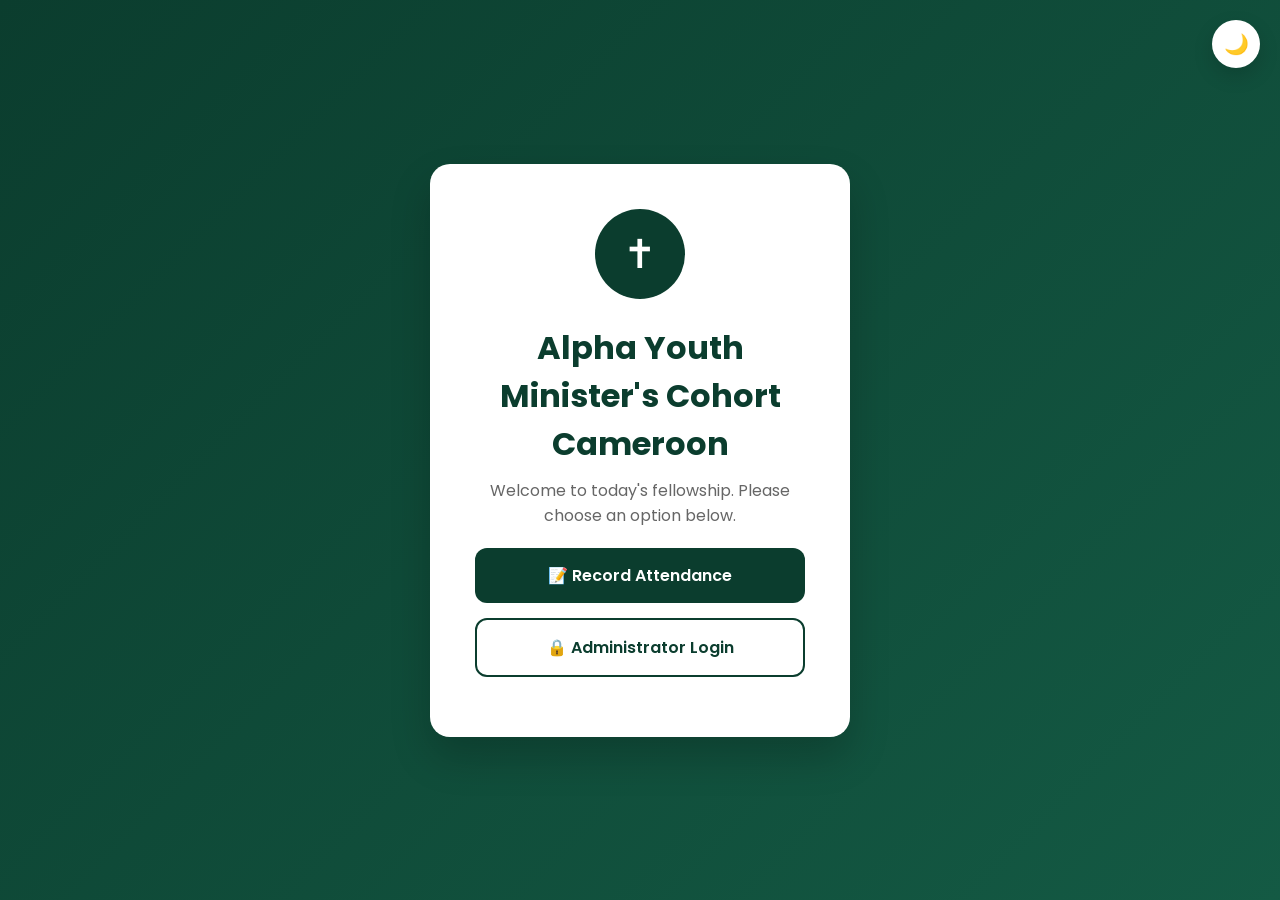
<file: index.html>
<!DOCTYPE html>
<html lang="en">

<head>

<meta charset="UTF-8">
<meta name="viewport" content="width=device-width, initial-scale=1.0">

<title>Alpha Youth Minister's Cohort Cameroon</title>

<link rel="stylesheet" href="css/login.css">


<link href="https://fonts.googleapis.com/css2?family=Poppins:wght@300;400;500;600;700&display=swap" rel="stylesheet">

    <link rel="manifest" href="manifest.json">
    <meta name="theme-color" content="#0B3D2E">
    <link rel="apple-touch-icon" href="icons/apple-touch-icon.png">
    <meta name="apple-mobile-web-app-capable" content="yes">
    <meta name="apple-mobile-web-app-title" content="Alpha Cohort">
</head>

<body>

<button id="themeToggle" class="theme-toggle" title="Toggle dark mode">🌙</button>

<div class="container">

<div class="card">

<div class="logo">

✝

</div>

<h1>Alpha Youth Minister's Cohort Cameroon</h1>

<p>

Welcome to today's fellowship.

Please choose an option below.

</p>

<a href="login.html" class="btn primary-btn">
    📝 Record Attendance
</a>

<a href="adlog.html" class="btn secondary-btn">
    🔒 Administrator Login
</a>

</div>

</div>

<script src="js/theme.js"></script>

<script>
  if ("serviceWorker" in navigator) {
    window.addEventListener("load", () => navigator.serviceWorker.register("sw.js"));
  }
</script>
</body>

</html>
</file>
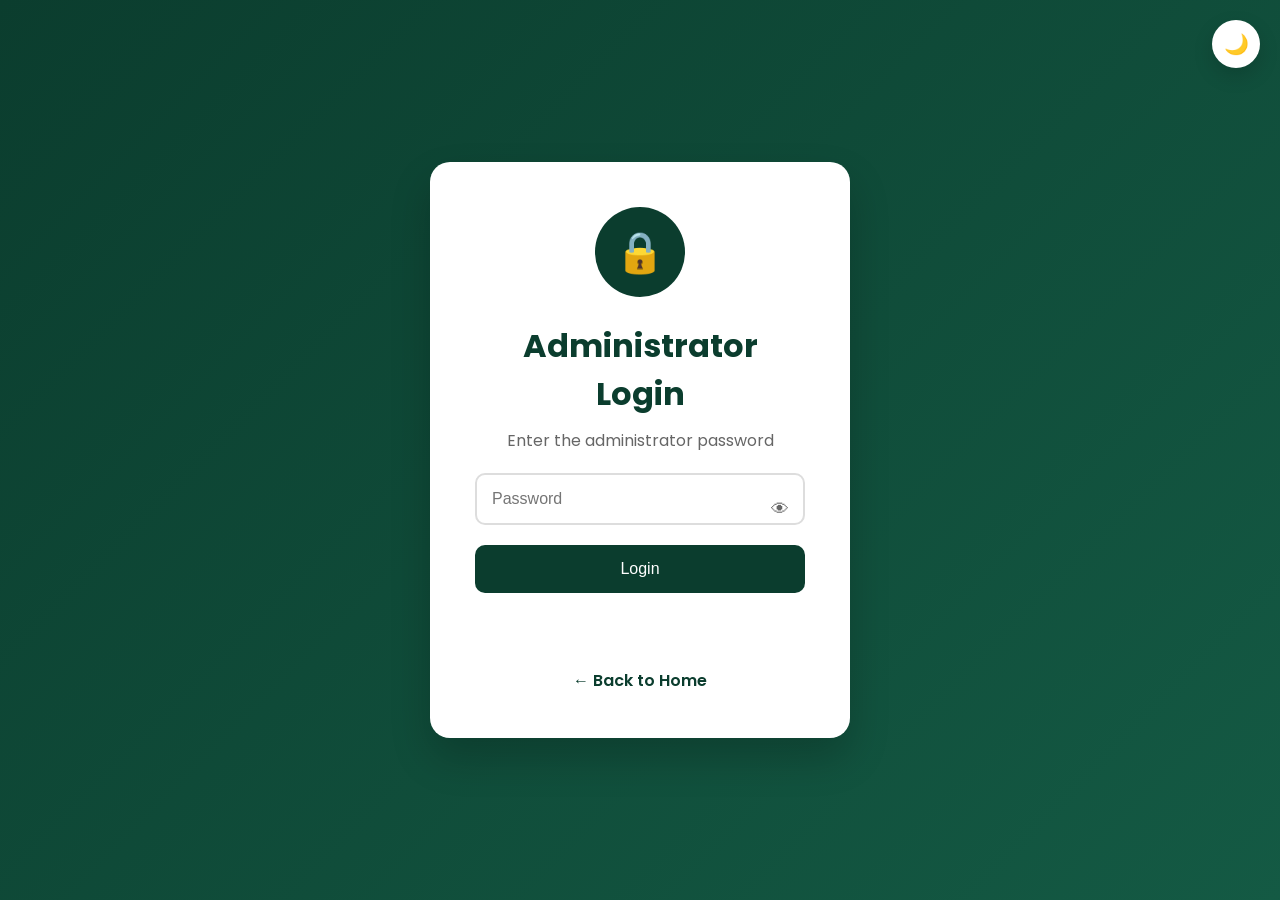
<file: adlog.html>
<!DOCTYPE html>
<html lang="en">

<head>

    <meta charset="UTF-8">
    <meta name="viewport" content="width=device-width, initial-scale=1.0">

    <title>Administrator Login</title>

    <link rel="icon" href="data:image/svg+xml,%3Csvg xmlns='http://www.w3.org/2000/svg' viewBox='0 0 100 100'%3E%3Ctext y='.9em' font-size='90'%3E%F0%9F%94%92%3C/text%3E%3C/svg%3E">

    <link rel="stylesheet" href="css/login.css">

    <link href="https://fonts.googleapis.com/css2?family=Poppins:wght@300;400;500;600;700&display=swap" rel="stylesheet">

    <link rel="manifest" href="manifest.json">
    <meta name="theme-color" content="#0B3D2E">
    <link rel="apple-touch-icon" href="icons/apple-touch-icon.png">
    <meta name="apple-mobile-web-app-capable" content="yes">
    <meta name="apple-mobile-web-app-title" content="Alpha Cohort">
</head>

<body>

<button id="themeToggle" class="theme-toggle" title="Toggle dark mode">🌙</button>

<div class="container">

    <div class="card">

        <div class="logo">
            🔒
        </div>

        <h1>Administrator Login</h1>

        <p>Enter the administrator password</p>

        <div class="password-wrap">
            <input
                type="password"
                id="password"
                placeholder="Password"
                autocomplete="current-password">
            <button type="button" id="togglePassword" class="toggle-password" title="Show password">👁</button>
        </div>

        <button id="loginBtn">
            Login
        </button>

        <p id="error"></p>

        <a href="index.html" class="back">← Back to Home</a>

    </div>

</div>

<script src="js/theme.js"></script>
<script src="js/login.js"></script>

<script>
  if ("serviceWorker" in navigator) {
    window.addEventListener("load", () => navigator.serviceWorker.register("sw.js"));
  }
</script>
</body>
</html>
</file>
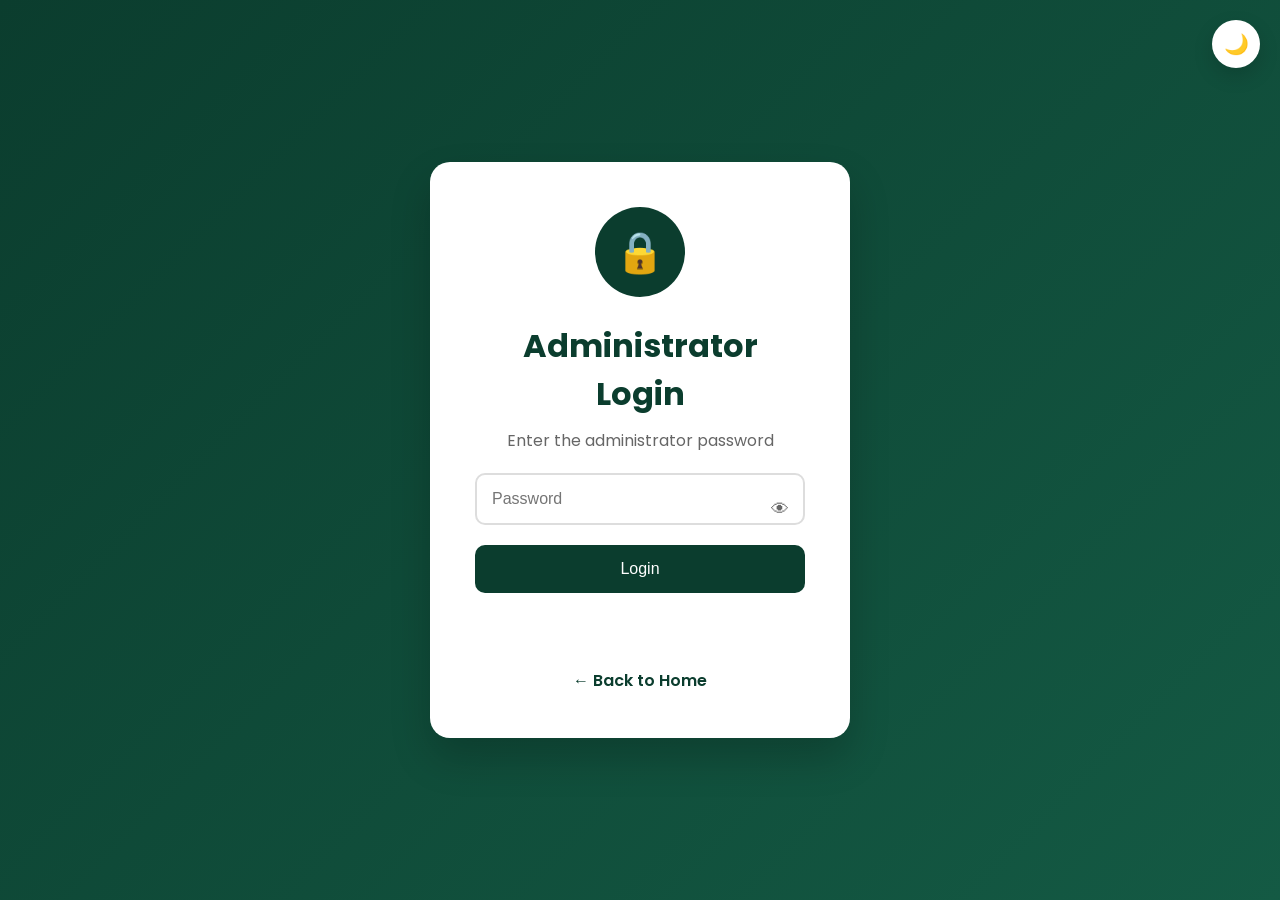
<file: admin.html>
<!DOCTYPE html>
<html lang="en">

<head>
    <meta charset="UTF-8">
    <meta name="viewport" content="width=device-width, initial-scale=1.0">
    <title>Alpha Youth Minister's Cohort Cameroon Dashboard</title>
    <link rel="icon" href="data:image/svg+xml,%3Csvg xmlns='http://www.w3.org/2000/svg' viewBox='0 0 100 100'%3E%3Ctext y='.9em' font-size='90'%3E%E2%9C%9D%3C/text%3E%3C/svg%3E">
    <link rel="stylesheet" href="css/admin.css">
    <link rel="preconnect" href="https://fonts.googleapis.com">
    <link rel="preconnect" href="https://fonts.gstatic.com" crossorigin>
    <link href="https://fonts.googleapis.com/css2?family=Poppins:wght@300;400;500;600;700&display=swap" rel="stylesheet">
    <link rel="stylesheet" href="https://cdnjs.cloudflare.com/ajax/libs/font-awesome/6.7.2/css/all.min.css">
    <link rel="manifest" href="manifest.json">
    <meta name="theme-color" content="#0B3D2E">
    <link rel="apple-touch-icon" href="icons/apple-touch-icon.png">
    <meta name="apple-mobile-web-app-capable" content="yes">
    <meta name="apple-mobile-web-app-title" content="Alpha Cohort">
</head>

<body>

<div class="dashboard">

    <!-- Header -->
    <header>
        <div class="title">
            <h1>✝ Alpha Youth Minister's Cohort Cameroon</h1>
            <p id="todayDate">Loading...</p>
        </div>

        <div class="top-buttons">
            <button id="themeToggle" title="Toggle dark mode">
                <i class="fa-solid fa-moon"></i>
            </button>
            <button id="addPastorBtn" class="btn-add-pastor">
                <i class="fa-solid fa-user-plus"></i> Add Pastor
            </button>
            <button id="printBtn" class="btn-print">
                <i class="fa-solid fa-print"></i> Print
            </button>
            <button id="exportBtn">
                <i class="fa-solid fa-file-csv"></i> Export
            </button>
            <button id="refreshBtn">
                <i class="fa-solid fa-rotate-right"></i> Refresh
            </button>
            <button id="logoutBtn">
                <i class="fa-solid fa-right-from-bracket"></i> Logout
            </button>
        </div>
    </header>

    <!-- Meeting Status -->
    <section class="meeting-status">
        <div class="meeting-left">
            <h2>Today's Meeting</h2>
            <p>Wednesday Alpha Youth Minister's Cohort Cameroon</p>
        </div>
        <div class="meeting-right">
            <div class="status status-closed" id="meetingStatus">🔴 Meeting Closed</div>
            <button id="meetingToggleBtn" class="toggle-meeting-btn btn-open" title="Open or close today's meeting">
                <i class="fa-solid fa-lock-open"></i> Open Meeting
            </button>
        </div>
    </section>

    <!-- Meeting Activity Log -->
    <section class="activity-log-card">
        <div class="activity-log-header">
            <h2 class="section-title" style="margin-bottom: 0;">📋 Meeting Activity Log</h2>
            <button id="clearLogBtn" class="clear-log-btn" title="Hide open/close log for this meeting">
                <i class="fa-solid fa-eye-slash"></i> Clear Log
            </button>
        </div>
        <div id="activityLog" class="activity-log"></div>
    </section>

    <!-- Analytics & Statistics -->
    <section class="stats">
        <div class="card">
            <div class="icon">👥</div>
            <div>
                <h3>Present</h3>
                <h1 id="presentCount">0</h1>
            </div>
        </div>

        <div class="card">
            <div class="icon">⛪</div>
            <div>
                <h3>Churches</h3>
                <h1 id="churchCount">0</h1>
            </div>
        </div>

        <div class="card">
            <div class="icon">🌍</div>
            <div>
                <h3>Countries</h3>
                <h1 id="countryCount">0</h1>
            </div>
        </div>

        <div class="card">
            <div class="icon">📈</div>
            <div>
                <h3>Progress</h3>
                <h1 id="percent">0%</h1>
            </div>
        </div>
    </section>

    <!-- Progress -->
    <section class="progress-card">
        <div class="progress-top">
            <span>Attendance Progress <button id="editGoalBtn" title="Set expected attendance goal"><i class="fa-solid fa-pen"></i></button></span>
            <span id="progressText">0%</span>
        </div>
        <div class="progress">
            <div id="progressBar"></div>
        </div>
    </section>

    <!-- Search & Filter Controls -->
    <section class="search-box">
        <i class="fa-solid fa-magnifying-glass"></i>
        <input type="text" id="search" placeholder="Search pastors, churches, or countries...">
        <select id="countryFilterSelect">
            <option value="">All Countries</option>
        </select>
        <select id="sortSelect" title="Sort attendance">
            <option value="recent">Most Recent</option>
            <option value="name">Name (A-Z)</option>
            <option value="church">Church (A-Z)</option>
            <option value="country">Country (A-Z)</option>
        </select>
    </section>

    <!-- Attendance History & List -->
    <section>
        <div class="attendance-header-wrapper">
            <h2 class="section-title" id="attendanceListTitle" style="margin-bottom: 0;">Today's Attendance</h2>
            <div class="view-meeting-wrapper">
                <label for="meetingDateSelect">📅 View Meeting:</label>
                <select id="meetingDateSelect">
                    <option value="">Loading dates...</option>
                </select>
            </div>
        </div>

        <div id="attendanceList"></div>
    </section>

</div>

<!-- Manual Entry Modal -->
<div id="addPastorModal" class="modal" style="display:none;">
    <div class="modal-content">
        <div class="modal-header">
            <h2><i class="fa-solid fa-user-plus"></i> Add Pastor Manually</h2>
            <button type="button" class="modal-close-icon" id="closeModalX">&times;</button>
        </div>
        <p class="modal-subtitle">Register an attendee directly into the system database.</p>
        <form id="addPastorForm">
            <div class="input-group">
                <label for="manualName"><i class="fa-solid fa-user"></i> Full Name</label>
                <input type="text" id="manualName" placeholder="e.g. Pastor John Doe" required>
            </div>
            <div class="input-group">
                <label for="manualChurch"><i class="fa-solid fa-church"></i> Church / Ministry</label>
                <input type="text" id="manualChurch" placeholder="e.g. Grace Chapel">
            </div>
            <div class="input-group">
                <label for="manualCountry"><i class="fa-solid fa-globe"></i> Country</label>
                <input type="text" id="manualCountry" placeholder="e.g. Cameroon" required>
            </div>
            <div class="modal-buttons">
                <button type="button" id="closeModalBtn" class="btn-cancel">Cancel</button>
                <button type="submit" class="btn-save"><i class="fa-solid fa-check"></i> Save Entry</button>
            </div>
        </form>
    </div>
</div>

<script src="js/admin.js"></script>
<script>
  if ("serviceWorker" in navigator) {
    window.addEventListener("load", () => navigator.serviceWorker.register("sw.js"));
  }
</script>
</body>
</html>
</file>
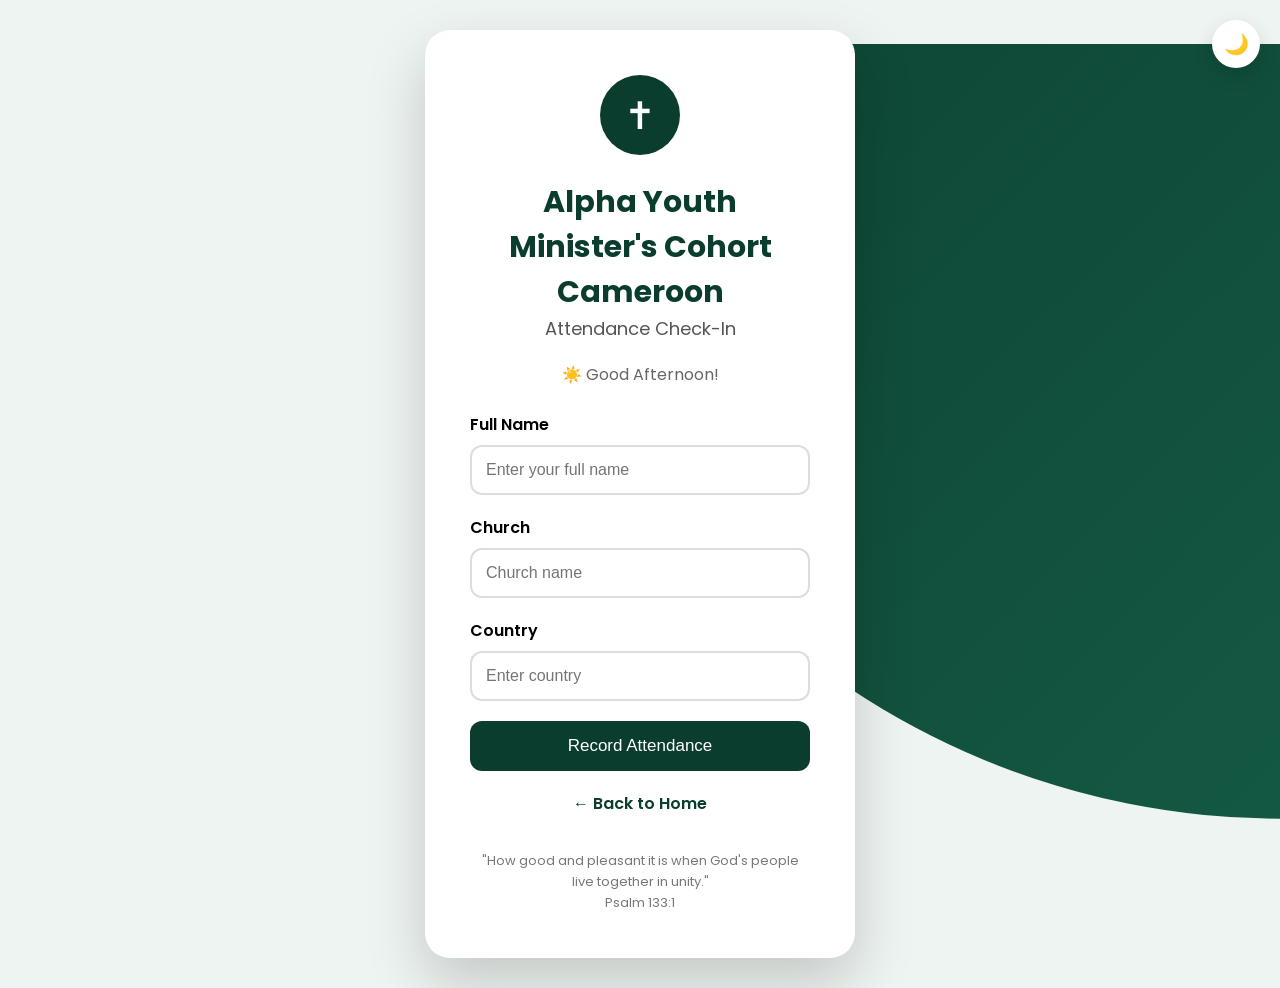
<file: login.html>
<!DOCTYPE html>
<html lang="en">

<head>

    <meta charset="UTF-8">
    <meta name="viewport" content="width=device-width, initial-scale=1.0">

    <title>Alpha Youth Minister's Cohort Cameroon Attendance</title>

    <link rel="stylesheet" href="css/style.css">

    <link rel="preconnect" href="https://fonts.googleapis.com">
    <link rel="preconnect" href="https://fonts.gstatic.com" crossorigin>

    <link href="https://fonts.googleapis.com/css2?family=Poppins:wght@300;400;500;600;700&display=swap" rel="stylesheet">

    <link rel="manifest" href="manifest.json">
    <meta name="theme-color" content="#0B3D2E">
    <link rel="apple-touch-icon" href="icons/apple-touch-icon.png">
    <meta name="apple-mobile-web-app-capable" content="yes">
    <meta name="apple-mobile-web-app-title" content="Alpha Cohort">
</head>

<body>

<button id="themeToggle" class="theme-toggle" title="Toggle dark mode">🌙</button>

<div id="confetti-container"></div>

<div class="background"></div>

<div class="card">

    <div class="logo">

        ✝

    </div>

    <h1>Alpha Youth Minister's Cohort Cameroon</h1>

    <h2>Attendance Check-In</h2>

    <p id="greeting"></p>

    <form id="attendanceForm">

        <div class="input-group">

            <label>Full Name</label>

            <input
                type="text"
                id="name"
                placeholder="Enter your full name"
                required>

        </div>

        <div class="input-group">

            <label>Church</label>

            <input
                type="text"
                id="church"
                placeholder="Church name">

        </div>

        <!-- RE-ADDED COUNTRY INPUT BLOCK -->
        <div class="input-group">

            <label>Country</label>

            <input
                type="text"
                id="country"
                placeholder="Enter country">

        </div>

        <button id="submitBtn">

            Record Attendance

        </button>

    </form>

    <p id="message"></p>

    <a href="index.html" class="back">← Back to Home</a>

    <footer>

        "How good and pleasant it is when God's people live together in unity."

        <br>

        Psalm 133:1

    </footer>

</div>

<script src="js/theme.js"></script>
<script src="js/script.js"></script>

<script>
  if ("serviceWorker" in navigator) {
    window.addEventListener("load", () => navigator.serviceWorker.register("sw.js"));
  }
</script>
</body>

</html>
</file>
<file: css/login.css>
*{
    margin:0;
    padding:0;
    box-sizing:border-box;
}

body{

    font-family:'Poppins',sans-serif;

    background:linear-gradient(135deg,#0B3D2E,#145A44);

    display:flex;

    justify-content:center;

    align-items:center;

    min-height:100vh;

    transition:background .3s;

}

.container{

    width:100%;

    display:flex;

    justify-content:center;

    align-items:center;

}

.card{

    background:white;

    width:420px;

    max-width:90%;

    padding:45px;

    border-radius:20px;

    text-align:center;

    box-shadow:0 20px 40px rgba(0,0,0,.2);

}

.logo{

    width:90px;

    height:90px;

    margin:auto;

    border-radius:50%;

    background:#0B3D2E;

    color:white;

    display:flex;

    justify-content:center;

    align-items:center;

    font-size:40px;

    margin-bottom:25px;

}

h1{

    color:#0B3D2E;

    margin-bottom:10px;

}

p{

    color:#666;

    margin-bottom:20px;

}

input{

    width:100%;

    padding:15px;

    border-radius:10px;

    border:2px solid #ddd;

    font-size:16px;

    margin-bottom:20px;

}

input:focus{

    outline:none;

    border-color:#0B3D2E;

}

button{

    width:100%;

    padding:15px;

    border:none;

    border-radius:10px;

    background:#0B3D2E;

    color:white;

    font-size:16px;

    cursor:pointer;

    transition:.3s;

}

button:hover{

    background:#145A44;

}

button:disabled{

    opacity:.6;

    cursor:not-allowed;

    transform:none;

}

#error{

    margin-top:15px;

    color:red;

    font-weight:600;

    min-height:20px;

}

.back{

    display:inline-block;

    margin-top:20px;

    color:#0B3D2E;

    text-decoration:none;

    font-weight:600;

}

.btn{

    display:block;

    width:100%;

    padding:15px;

    margin-bottom:15px;

    border-radius:12px;

    text-decoration:none;

    font-size:16px;

    font-weight:600;

    text-align:center;

    transition:0.3s ease;

}

/* Main Button */

.primary-btn{

    background:#0B3D2E;

    color:white;

}

.primary-btn:hover{

    background:#145A44;

    transform:translateY(-2px);

    box-shadow:0 8px 20px rgba(11,61,46,.3);

}

/* Admin Button */

.secondary-btn{

    background:white;

    color:#0B3D2E;

    border:2px solid #0B3D2E;

}

.secondary-btn:hover{

    background:#0B3D2E;

    color:white;

    transform:translateY(-2px);

    box-shadow:0 8px 20px rgba(11,61,46,.25);

}

/* ===========================
   PASSWORD SHOW/HIDE
=========================== */

.password-wrap{

    position:relative;

}

.password-wrap input{

    padding-right:48px;

}

.toggle-password{

    position:absolute;

    right:6px;

    top:6px;

    width:38px;

    padding:0;

    height:calc(100% - 12px);

    background:transparent;

    color:#666;

    font-size:18px;

    box-shadow:none;

}

.toggle-password:hover{

    background:#f1f1f1;

    transform:none;

}

/* ===========================
   DARK MODE TOGGLE BUTTON
=========================== */

.theme-toggle{

    position:fixed;

    top:20px;

    right:20px;

    z-index:10;

    width:48px;

    height:48px;

    border-radius:50%;

    background:white;

    color:#0B3D2E;

    font-size:20px;

    display:flex;

    align-items:center;

    justify-content:center;

    box-shadow:0 8px 20px rgba(0,0,0,.15);

    cursor:pointer;

    border:none;

}

.theme-toggle:hover{

    transform:translateY(-2px) scale(1.05);

}

/* ===========================
   DARK MODE
=========================== */

body.dark-mode{

    background:linear-gradient(135deg,#06110d,#0d1f18);

}

body.dark-mode .card{

    background:#152a22;

    color:#eee;

}

body.dark-mode h1{

    color:#8fe3b8;

}

body.dark-mode p{

    color:#bcd6c9;

}

body.dark-mode input{

    background:#1e372d;

    border-color:#2c4a3d;

    color:#eee;

}

body.dark-mode .secondary-btn{

    color:#8fe3b8;

    border-color:#8fe3b8;

}

body.dark-mode .back{

    color:#8fe3b8;

}

body.dark-mode .toggle-password{

    color:#bcd6c9;

}

body.dark-mode .toggle-password:hover{

    background:#1e372d;

}

@media (max-width:480px){

    .theme-toggle{

        top:12px;

        right:12px;

        width:42px;

        height:42px;

        font-size:17px;

    }

}
</file>
<file: css/admin.css>
/* ===========================
   RESET & VARIABLES
=========================== */
* {
    margin: 0;
    padding: 0;
    box-sizing: border-box;
}

:root {
    --bg-main: #eef3f7;
    --card-bg: #ffffff;
    --text-primary: #1e293b;
    --text-secondary: #64748b;
    --border-color: #e2e8f0;
    --primary-green: #0B3D2E;
    --accent-green: #1f8f58;
    --input-bg: #ffffff;
}

body.dark-mode {
    --bg-main: #061712;
    --card-bg: #0F2B22;
    --text-primary: #f1f5f9;
    --text-secondary: #94a3b8;
    --border-color: #1c4538;
    --input-bg: #15382d;
}

body {
    font-family: 'Poppins', sans-serif;
    background: var(--bg-main);
    color: var(--text-primary);
    transition: background .3s, color .3s;
}

/* ===========================
   DASHBOARD
=========================== */
.dashboard {
    width: 92%;
    max-width: 1300px;
    margin: 40px auto;
}

/* ===========================
   HEADER
=========================== */
header {
    background: linear-gradient(135deg, #0B3D2E, #145A44);
    color: white;
    padding: 30px;
    border-radius: 22px;
    display: flex;
    justify-content: space-between;
    align-items: center;
    margin-bottom: 30px;
    box-shadow: 0 15px 35px rgba(0, 0, 0, .15);
    flex-wrap: wrap;
    gap: 20px;
}

header h1 {
    font-size: 30px;
    margin-bottom: 5px;
    color: #ffffff;
}

header p {
    opacity: .85;
    color: #d1fae5;
}

.top-buttons {
    display: flex;
    gap: 12px;
    flex-wrap: wrap;
}

.top-buttons button {
    border: none;
    cursor: pointer;
    border-radius: 12px;
    padding: 12px 20px;
    color: white;
    font-size: 14px;
    font-weight: 600;
    transition: .3s;
}

#themeToggle {
    background: rgba(255, 255, 255, .15);
    width: 46px;
    padding: 0;
    display: flex;
    align-items: center;
    justify-content: center;
}

#themeToggle:hover {
    background: rgba(255, 255, 255, .25);
    transform: translateY(-2px);
}

.btn-add-pastor {
    background: #8e44ad;
}
.btn-add-pastor:hover {
    background: #732d91;
    transform: translateY(-2px);
}

.btn-print {
    background: #64748b;
}
.btn-print:hover {
    background: #475569;
    transform: translateY(-2px);
}

#exportBtn {
    background: #2563eb;
}
#exportBtn:hover {
    background: #1d4ed8;
    transform: translateY(-2px);
}

#refreshBtn {
    background: #1f8f58;
}
#refreshBtn:hover {
    transform: translateY(-2px);
    background: #167746;
}

#logoutBtn {
    background: #c0392b;
}
#logoutBtn:hover {
    transform: translateY(-2px);
    background: #a92e21;
}

/* ===========================
   MEETING STATUS & CARDS
=========================== */
.meeting-status,
.activity-log-card,
.progress-card,
.card {
    background: var(--card-bg);
    border: 1px solid var(--border-color);
    color: var(--text-primary);
    border-radius: 18px;
    transition: background .3s, border-color .3s;
}

.meeting-status {
    display: flex;
    justify-content: space-between;
    align-items: center;
    padding: 22px;
    margin-bottom: 30px;
    box-shadow: 0 10px 30px rgba(0, 0, 0, .05);
}

.meeting-left h2 {
    color: var(--text-primary);
    margin-bottom: 5px;
}
.meeting-left p {
    color: var(--text-secondary);
}

.status {
    background: #dff7e6;
    color: #1c7c3d;
    padding: 10px 18px;
    border-radius: 50px;
    font-weight: 600;
}

.status.status-closed {
    background: #fde8e8;
    color: #c0392b;
}

body.dark-mode .status {
    background: #0f3d2a;
    color: #6ee7b7;
}

body.dark-mode .status.status-closed {
    background: #3a1a17;
    color: #fca5a5;
}

.meeting-right {
    display: flex;
    align-items: center;
    gap: 14px;
    flex-wrap: wrap;
}

.toggle-meeting-btn {
    border: none;
    cursor: pointer;
    border-radius: 12px;
    padding: 12px 20px;
    color: white;
    font-size: 14px;
    font-weight: 600;
    background: #c0392b;
    transition: .3s;
}

.toggle-meeting-btn.btn-open {
    background: #1f8f58;
}

.toggle-meeting-btn.btn-open:hover {
    background: #167746;
}

.toggle-meeting-btn:hover {
    background: #a92e21;
    transform: translateY(-2px);
}

/* ===========================
   ACTIVITY LOG & STATS
=========================== */
.activity-log-card {
    padding: 25px;
    box-shadow: 0 12px 30px rgba(0, 0, 0, .05);
    margin-bottom: 30px;
}

.activity-log-header {
    display: flex;
    justify-content: space-between;
    align-items: center;
    margin-bottom: 15px;
    flex-wrap: wrap;
    gap: 10px;
}

.section-title {
    color: var(--text-primary);
}

.clear-log-btn {
    border: none;
    cursor: pointer;
    border-radius: 12px;
    padding: 10px 18px;
    color: white;
    font-size: 13px;
    font-weight: 600;
    background: #64748b;
    transition: .3s;
}

.clear-log-btn:hover {
    background: #475569;
}

.activity-log {
    margin-top: 15px;
}

.log-item {
    display: flex;
    align-items: center;
    gap: 15px;
    padding: 10px 0;
    border-bottom: 1px solid var(--border-color);
    font-size: 14px;
}

.log-time {
    color: var(--text-secondary);
    font-size: 12px;
}

.log-badge {
    padding: 4px 10px;
    border-radius: 6px;
    font-size: 11px;
    font-weight: 700;
}
.log-badge-open {
    background: #1f8f58;
    color: #fff;
}
.log-badge-closed {
    background: #c0392b;
    color: #fff;
}

.stats {
    display: grid;
    grid-template-columns: repeat(auto-fit, minmax(220px, 1fr));
    gap: 20px;
    margin-bottom: 30px;
}

.card {
    padding: 22px;
    display: flex;
    align-items: center;
    gap: 20px;
    box-shadow: 0 10px 25px rgba(0, 0, 0, .03);
}

.card .icon {
    font-size: 36px;
}

.card h3 {
    font-size: 14px;
    color: var(--text-secondary);
    font-weight: 500;
}

.card h1 {
    font-size: 28px;
    color: var(--text-primary);
}

/* ===========================
   PROGRESS & SEARCH BAR
=========================== */
.progress-card {
    padding: 22px;
    margin-bottom: 30px;
    box-shadow: 0 10px 25px rgba(0, 0, 0, .03);
}

.progress-top {
    display: flex;
    justify-content: space-between;
    margin-bottom: 12px;
    font-weight: 600;
    color: var(--text-primary);
}

#editGoalBtn {
    background: transparent;
    border: none;
    color: var(--text-secondary);
    cursor: pointer;
    margin-left: 6px;
}

.progress {
    width: 100%;
    height: 12px;
    background: var(--border-color);
    border-radius: 10px;
    overflow: hidden;
}

#progressBar {
    height: 100%;
    width: 0%;
    background: linear-gradient(90deg, #1f8f58, #10b981);
    transition: width .4s ease;
}

.search-box {
    display: flex;
    gap: 15px;
    align-items: center;
    background: var(--card-bg);
    padding: 15px 22px;
    border-radius: 16px;
    border: 1px solid var(--border-color);
    margin-bottom: 30px;
    flex-wrap: wrap;
}

.search-box i {
    color: var(--text-secondary);
}

.search-box input, 
.search-box select,
.view-meeting-wrapper select {
    background: var(--input-bg);
    color: var(--text-primary);
    border: 1px solid var(--border-color);
    padding: 10px 14px;
    border-radius: 10px;
    outline: none;
    font-family: inherit;
    font-size: 14px;
}

.search-box input {
    flex: 1;
    min-width: 200px;
}

.attendance-header-wrapper {
    display: flex; 
    justify-content: space-between; 
    align-items: center; 
    margin-bottom: 20px; 
    flex-wrap: wrap; 
    gap: 10px;
}

.view-meeting-wrapper label {
    font-weight: 600; 
    margin-right: 8px;
    color: var(--text-primary);
}

/* ===========================
   ATTENDANCE PERSON CARDS
=========================== */
#attendanceList {
    display: grid;
    grid-template-columns: repeat(auto-fill, minmax(280px, 1fr));
    gap: 20px;
}

.person {
    background: var(--card-bg);
    border: 1px solid var(--border-color);
    padding: 20px;
    border-radius: 16px;
    box-shadow: 0 8px 20px rgba(0, 0, 0, .03);
    transition: transform .2s;
}

.person:hover {
    transform: translateY(-3px);
}

.person-header {
    display: flex;
    align-items: flex-start;
    gap: 15px;
    position: relative;
}

.avatar {
    width: 45px;
    height: 45px;
    background: #0B3D2E;
    color: #6ee7b7;
    border-radius: 50%;
    display: flex;
    align-items: center;
    justify-content: center;
    font-weight: 700;
    font-size: 16px;
    flex-shrink: 0;
}

.person-info {
    flex: 1;
}

.person-name {
    font-weight: 600;
    font-size: 16px;
    color: var(--text-primary);
    margin-bottom: 4px;
}

.person-church, .person-country {
    font-size: 13px;
    color: var(--text-secondary);
    margin-top: 2px;
}

.delete-btn {
    background: transparent;
    border: none;
    color: #ef4444;
    cursor: pointer;
    font-size: 15px;
    opacity: .7;
    transition: .2s;
}

.delete-btn:hover {
    opacity: 1;
    transform: scale(1.1);
}

/* ===========================
   MODAL (Aesthetic Redesign)
=========================== */
.modal {
    position: fixed;
    top: 0;
    left: 0;
    width: 100%;
    height: 100%;
    background: rgba(0, 0, 0, 0.65);
    backdrop-filter: blur(4px);
    display: flex;
    align-items: center;
    justify-content: center;
    z-index: 999;
    padding: 20px;
}

.modal-content {
    background: var(--card-bg);
    border: 1px solid var(--border-color);
    width: 100%;
    max-width: 480px;
    border-radius: 20px;
    padding: 30px;
    box-shadow: 0 20px 40px rgba(0, 0, 0, .3);
    animation: modalSlideUp 0.25s cubic-bezier(0.16, 1, 0.3, 1);
}

@keyframes modalSlideUp {
    from {
        opacity: 0;
        transform: translateY(20px);
    }
    to {
        opacity: 1;
        transform: translateY(0);
    }
}

.modal-header {
    display: flex;
    justify-content: space-between;
    align-items: center;
}

.modal-header h2 {
    font-size: 20px;
    color: var(--text-primary);
    display: flex;
    align-items: center;
    gap: 10px;
}

.modal-subtitle {
    font-size: 13px;
    color: var(--text-secondary);
    margin: 6px 0 20px 0;
}

.modal-close-icon {
    background: transparent;
    border: none;
    font-size: 24px;
    color: var(--text-secondary);
    cursor: pointer;
}

.modal-close-icon:hover {
    color: var(--text-primary);
}

.input-group {
    margin-bottom: 18px;
    display: flex;
    flex-direction: column;
}

.input-group label {
    font-size: 13px;
    font-weight: 600;
    margin-bottom: 6px;
    color: var(--text-primary);
    display: flex;
    align-items: center;
    gap: 6px;
}

.input-group input {
    width: 100%;
    padding: 12px 14px;
    border-radius: 10px;
    border: 1px solid var(--border-color);
    background: var(--input-bg);
    color: var(--text-primary);
    font-family: inherit;
    font-size: 14px;
    outline: none;
    transition: border-color .2s;
}

.input-group input:focus {
    border-color: #10b981;
}

.modal-buttons {
    display: flex;
    justify-content: flex-end;
    gap: 12px;
    margin-top: 25px;
}

.btn-cancel {
    background: var(--border-color);
    color: var(--text-primary);
    border: none;
    padding: 12px 20px;
    border-radius: 10px;
    cursor: pointer;
    font-weight: 600;
    transition: .2s;
}

.btn-cancel:hover {
    opacity: .8;
}

.btn-save {
    background: #1f8f58;
    color: white;
    border: none;
    padding: 12px 22px;
    border-radius: 10px;
    cursor: pointer;
    font-weight: 600;
    transition: .2s;
    display: flex;
    align-items: center;
    gap: 8px;
}

.btn-save:hover {
    background: #167746;
}
</file>
<file: css/style.css>
*{
    margin:0;
    padding:0;
    box-sizing:border-box;
}

body{

    font-family:'Poppins',sans-serif;

    background:#eef4f1;

    display:flex;

    justify-content:center;

    align-items:center;

    min-height:100vh;

    overflow-x:hidden;

    transition:background .3s;

}

.background{

    position:fixed;

    width:100%;

    height:100%;

    background:
    linear-gradient(135deg,#0B3D2E,#145A44);

    clip-path:circle(70% at top right);

}

.card{

    position:relative;

    z-index:5;

    width:430px;

    max-width:95%;

    background:white;

    border-radius:25px;

    padding:45px;

    box-shadow:
    0 25px 60px rgba(0,0,0,.18);

    animation:fade .7s ease;

    margin:30px 0;

}

@keyframes fade{

from{

opacity:0;

transform:translateY(30px);

}

to{

opacity:1;

transform:translateY(0);

}

}

.logo{

width:80px;

height:80px;

margin:auto;

background:#0B3D2E;

border-radius:50%;

display:flex;

justify-content:center;

align-items:center;

font-size:38px;

color:white;

margin-bottom:25px;

}

h1{

text-align:center;

color:#0B3D2E;

font-size:30px;

}

h2{

text-align:center;

font-size:18px;

font-weight:400;

margin-bottom:20px;

color:#555;

}

#greeting{

text-align:center;

margin-bottom:25px;

color:#666;

}

.input-group{

margin-bottom:20px;

}

label{

display:block;

margin-bottom:8px;

font-weight:600;

}

input{

width:100%;

padding:14px;

border-radius:12px;

border:2px solid #ddd;

font-size:16px;

transition:.3s;

}

input:focus{

outline:none;

border-color:#0B3D2E;

}

button{

width:100%;

padding:15px;

background:#0B3D2E;

color:white;

border:none;

border-radius:12px;

font-size:17px;

cursor:pointer;

transition:.3s;

}

button:hover{

background:#145A44;

transform:translateY(-2px);

}

#message{

margin-top:20px;

text-align:center;

font-weight:600;

}

.back{

    display:block;

    margin-top:20px;

    text-align:center;

    color:#0B3D2E;

    text-decoration:none;

    font-weight:600;

}

footer{

margin-top:35px;

font-size:13px;

text-align:center;

color:#777;

line-height:1.6;

}

/* ===========================
   DARK MODE TOGGLE BUTTON
=========================== */

.theme-toggle{

    position:fixed;

    top:20px;

    right:20px;

    z-index:10;

    width:48px;

    height:48px;

    border-radius:50%;

    background:white;

    color:#0B3D2E;

    font-size:20px;

    display:flex;

    align-items:center;

    justify-content:center;

    box-shadow:0 8px 20px rgba(0,0,0,.15);

    cursor:pointer;

    border:none;

}

.theme-toggle:hover{

    transform:translateY(-2px) scale(1.05);

}

/* ===========================
   DARK MODE
=========================== */

body.dark-mode{

    background:#0d1512;

}

body.dark-mode .card{

    background:#152a22;

    color:#eee;

}

body.dark-mode h1,
body.dark-mode h2{

    color:#8fe3b8;

}

body.dark-mode h2,
body.dark-mode #greeting{

    color:#bcd6c9;

}

body.dark-mode label{

    color:#e5e5e5;

}

body.dark-mode input{

    background:#1e372d;

    border-color:#2c4a3d;

    color:#eee;

}

body.dark-mode input::placeholder{

    color:#9db3a8;

}

body.dark-mode footer{

    color:#9db3a8;

}

body.dark-mode .back{

    color:#8fe3b8;

}

/* ===========================
   CONFETTI
=========================== */

#confetti-container{

    position:fixed;

    top:0;

    left:0;

    width:100vw;

    height:100vh;

    pointer-events:none;

    overflow:hidden;

    z-index:999;

}

.confetti-piece{

    position:absolute;

    top:-10px;

    width:10px;

    height:14px;

    opacity:.9;

    animation:confetti-fall linear forwards;

}

@keyframes confetti-fall{

    to{

        top:110vh;

        transform:translateY(0) rotate(720deg);

    }

}

/* ===========================
   MOBILE
=========================== */

@media (max-width:480px){

    .theme-toggle{

        top:12px;

        right:12px;

        width:42px;

        height:42px;

        font-size:17px;

    }

}
</file>
